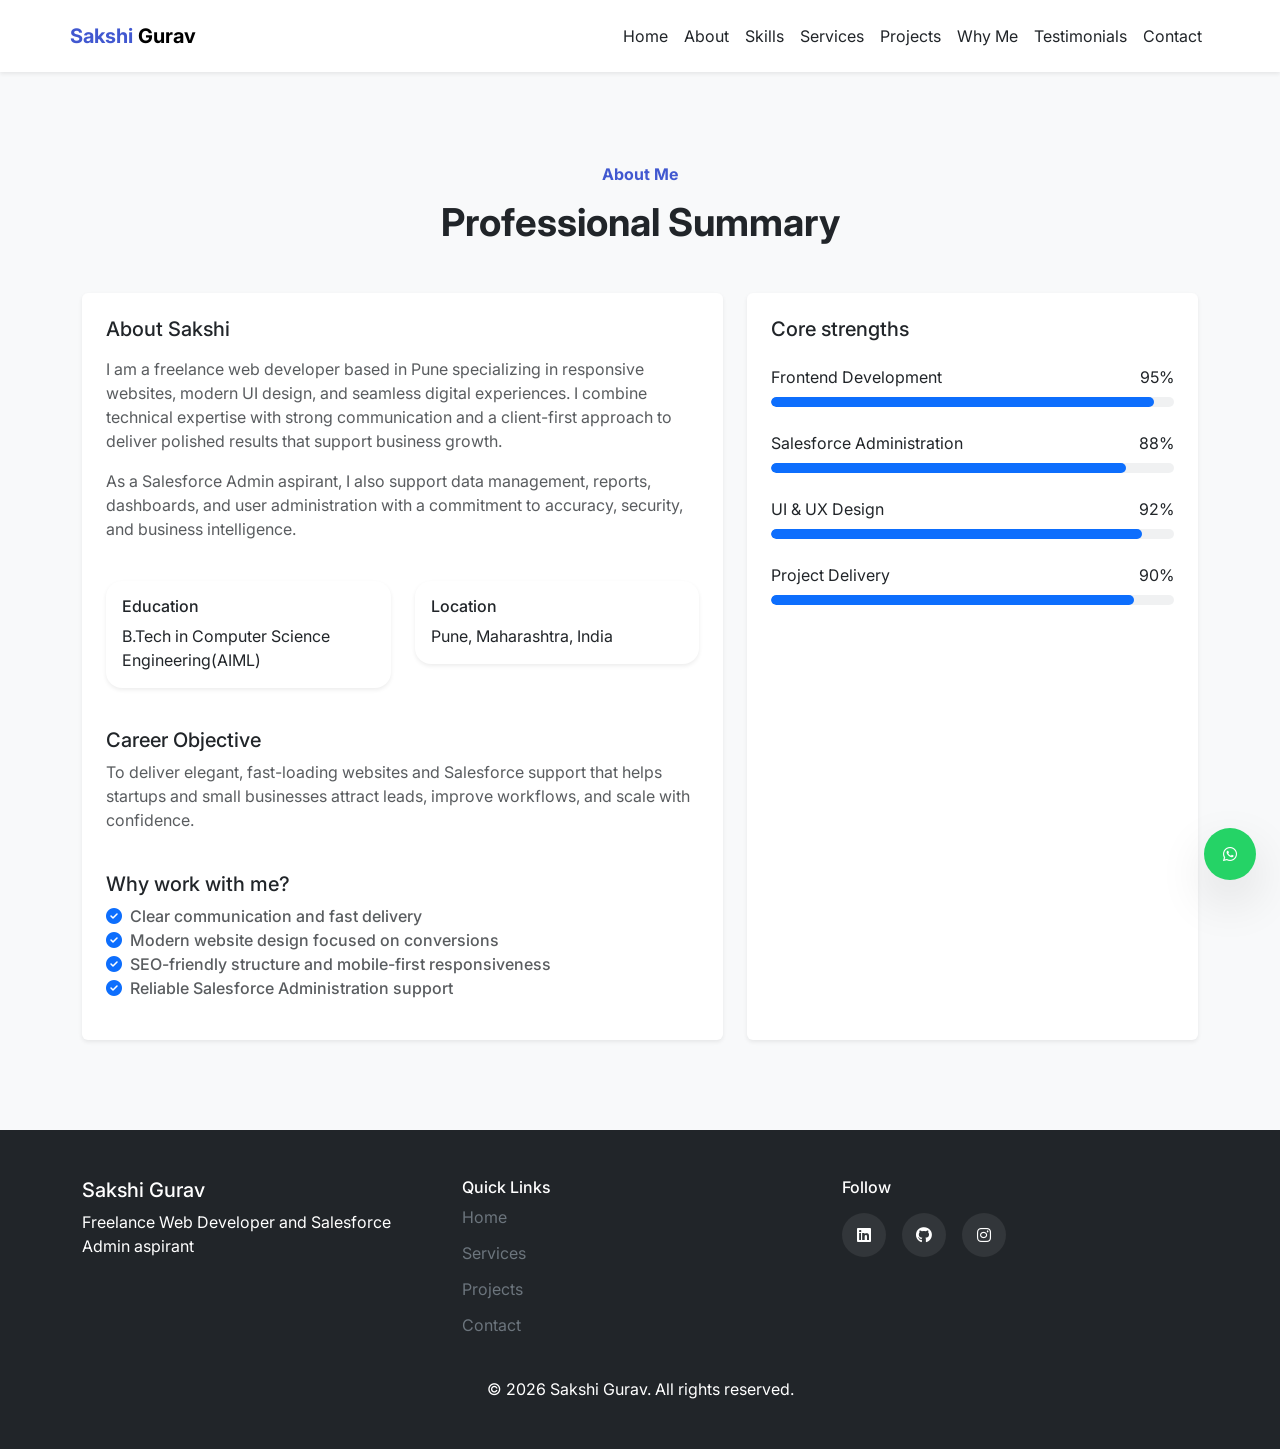
<file: about.html>
<!DOCTYPE html>
<html lang="en">
<head>
  <meta charset="UTF-8">
  <meta name="viewport" content="width=device-width, initial-scale=1.0">
  <title>Sakshi Gurav | About</title>
  <link rel="preconnect" href="https://fonts.googleapis.com">
  <link rel="preconnect" href="https://fonts.gstatic.com" crossorigin>
  <link href="https://fonts.googleapis.com/css2?family=Inter:wght@400;500;600;700;800&display=swap" rel="stylesheet">
  <link href="https://cdnjs.cloudflare.com/ajax/libs/font-awesome/6.5.1/css/all.min.css" rel="stylesheet">
  <link href="https://cdn.jsdelivr.net/npm/bootstrap@5.3.2/dist/css/bootstrap.min.css" rel="stylesheet">
  <link rel="stylesheet" href="css/style.css">
</head>
<body>
  <div id="preloader" class="preloader"><div class="spinner-border text-primary" role="status"><span class="visually-hidden">Loading...</span></div></div>
  <header class="header sticky-top bg-white shadow-sm" id="top">
    <nav class="navbar navbar-expand-lg navbar-light container py-3">
      <a class="navbar-brand fw-bold" href="index.html"><span class="brand-highlight">Sakshi</span> Gurav</a>
      <button class="navbar-toggler" type="button" data-bs-toggle="collapse" data-bs-target="#navbarNav"><span class="navbar-toggler-icon"></span></button>
      <div class="collapse navbar-collapse" id="navbarNav">
        <ul class="navbar-nav ms-auto align-items-center">
          <li class="nav-item"><a class="nav-link" href="index.html">Home</a></li>
          <li class="nav-item"><a class="nav-link active" href="about.html">About</a></li>
          <li class="nav-item"><a class="nav-link" href="skills.html">Skills</a></li>
          <li class="nav-item"><a class="nav-link" href="services.html">Services</a></li>
          <li class="nav-item"><a class="nav-link" href="projects.html">Projects</a></li>
          <li class="nav-item"><a class="nav-link" href="why.html">Why Me</a></li>
          <li class="nav-item"><a class="nav-link" href="testimonials.html">Testimonials</a></li>
          <li class="nav-item"><a class="nav-link" href="contact.html">Contact</a></li>
          
        </ul>
      </div>
    </nav>
  </header>
  <main>
    <section class="section bg-light" id="about">
      <div class="container">
        <div class="section-header text-center mb-5">
          <span class="subtitle">About Me</span>
          <h2 class="section-title">Professional Summary</h2>
        </div>
        <div class="row g-4">
          <div class="col-lg-7">
            <div class="card border-0 shadow-sm p-4">
              <h3 class="h5 mb-3">About Sakshi</h3>
              <p class="text-muted">I am a freelance web developer based in Pune specializing in responsive websites, modern UI design, and seamless digital experiences. I combine technical expertise with strong communication and a client-first approach to deliver polished results that support business growth.</p>
              <p class="text-muted">As a Salesforce Admin aspirant, I also support data management, reports, dashboards, and user administration with a commitment to accuracy, security, and business intelligence.</p>
              <div class="row mt-4">
                <div class="col-md-6"><div class="info-box p-3 rounded-4 bg-white shadow-sm mb-3"><h6 class="mb-2">Education</h6><p class="mb-0">B.Tech in Computer Science Engineering(AIML)</p></div></div>
                <div class="col-md-6"><div class="info-box p-3 rounded-4 bg-white shadow-sm mb-3"><h6 class="mb-2">Location</h6><p class="mb-0">Pune, Maharashtra, India</p></div></div>
              </div>
              <h3 class="h5 mt-4">Career Objective</h3>
              <p class="text-muted">To deliver elegant, fast-loading websites and Salesforce support that helps startups and small businesses attract leads, improve workflows, and scale with confidence.</p>
              <h3 class="h5 mt-4">Why work with me?</h3>
              <ul class="list-unstyled text-muted fw-medium">
                <li><i class="fa-solid fa-circle-check text-primary me-2"></i>Clear communication and fast delivery</li>
                <li><i class="fa-solid fa-circle-check text-primary me-2"></i>Modern website design focused on conversions</li>
                <li><i class="fa-solid fa-circle-check text-primary me-2"></i>SEO-friendly structure and mobile-first responsiveness</li>
                <li><i class="fa-solid fa-circle-check text-primary me-2"></i>Reliable Salesforce Administration support</li>
              </ul>
            </div>
          </div>
          <div class="col-lg-5">
            <div class="card border-0 shadow-sm p-4 h-100">
              <h3 class="h5 mb-4">Core strengths</h3>
              <div class="skill-progress mb-4"><div class="d-flex justify-content-between mb-2"><span>Frontend Development</span><span>95%</span></div><div class="progress rounded-pill bg-secondary bg-opacity-10" style="height: 10px;"><div class="progress-bar rounded-pill bg-primary" style="width: 95%;"></div></div></div>
              <div class="skill-progress mb-4"><div class="d-flex justify-content-between mb-2"><span>Salesforce Administration</span><span>88%</span></div><div class="progress rounded-pill bg-secondary bg-opacity-10" style="height: 10px;"><div class="progress-bar rounded-pill bg-primary" style="width: 88%;"></div></div></div>
              <div class="skill-progress mb-4"><div class="d-flex justify-content-between mb-2"><span>UI & UX Design</span><span>92%</span></div><div class="progress rounded-pill bg-secondary bg-opacity-10" style="height: 10px;"><div class="progress-bar rounded-pill bg-primary" style="width: 92%;"></div></div></div>
              <div class="skill-progress"><div class="d-flex justify-content-between mb-2"><span>Project Delivery</span><span>90%</span></div><div class="progress rounded-pill bg-secondary bg-opacity-10" style="height: 10px;"><div class="progress-bar rounded-pill bg-primary" style="width: 90%;"></div></div></div>
            </div>
          </div>
        </div>
      </div>
    </section>
  </main>
  <a href="#top" id="scrollTop" class="scroll-top"><i class="fa-solid fa-chevron-up"></i></a>
  <a href="https://wa.me/919579465338?text=Hello%20Sakshi%2C%20I%20would%20like%20to%20discuss%20a%20project." target="_blank" class="whatsapp-float" aria-label="Chat on WhatsApp"><i class="fa-brands fa-whatsapp"></i></a>
      <footer class="footer bg-dark text-white py-5">
    <div class="container">
      <div class="row gy-4">
        <div class="col-md-4">
          <h5>Sakshi Gurav</h5>
          <p class="text-White">Freelance Web Developer and Salesforce Admin aspirant</p>
        </div>
        <div class="col-md-4">
          <h6>Quick Links</h6>
          <ul class="list-unstyled footer-links">
            <li><a href="index.html">Home</a></li>
            <li><a href="services.html">Services</a></li>
            <li><a href="projects.html">Projects</a></li>
            <li><a href="contact.html">Contact</a></li>
          </ul>
        </div>
        <div class="col-md-4">
          <h6>Follow</h6>
          <div class="social-links mt-3">
            <a href="https://www.linkedin.com/in/sakshi-gurav" target="_blank"><i class="fa-brands fa-linkedin"></i></a>
            <a href="https://github.com" target="_blank"><i class="fa-brands fa-github"></i></a>
            <a href="https://www.instagram.com" target="_blank"><i class="fa-brands fa-instagram"></i></a>
          </div>
        </div>
      </div>
      <div class="text-center text-white mt-4">&copy; 2026 Sakshi Gurav. All rights reserved.</div>
    </div>
  </footer>
  <script src="https://cdn.jsdelivr.net/npm/bootstrap@5.3.2/dist/js/bootstrap.bundle.min.js"></script>
  <script src="js/script.js"></script>
</body>
</html>
</file>
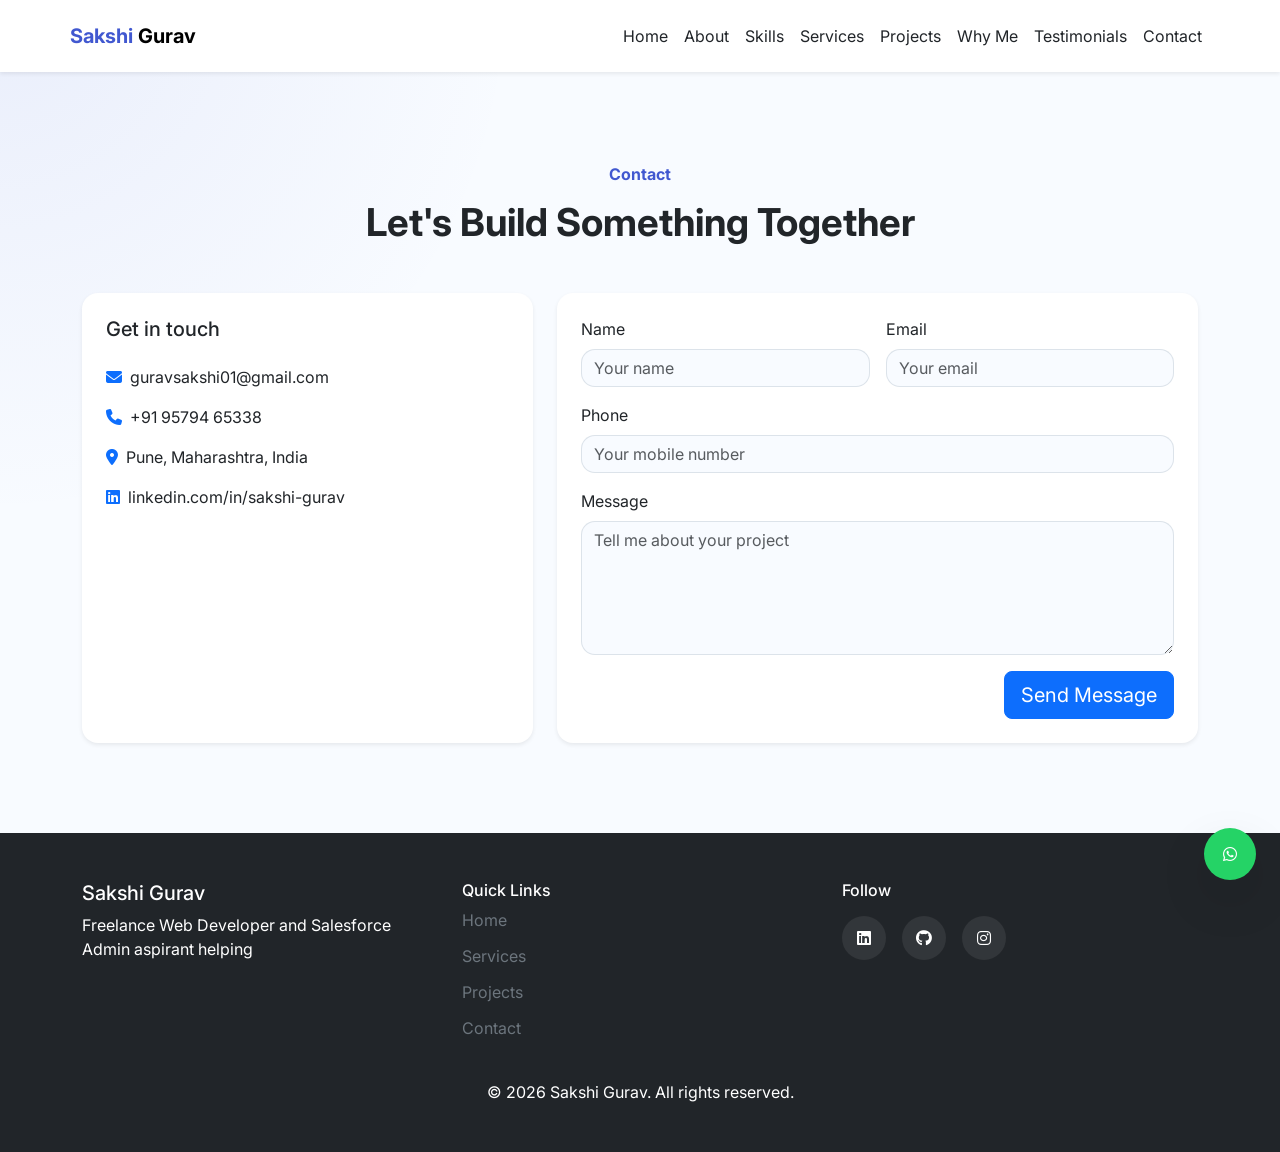
<file: contact.html>
<!DOCTYPE html>
<html lang="en">
<head>
  <meta charset="UTF-8">
  <meta name="viewport" content="width=device-width, initial-scale=1.0">
  <title>Sakshi Gurav | Contact</title>
  <link rel="preconnect" href="https://fonts.googleapis.com">
  <link rel="preconnect" href="https://fonts.gstatic.com" crossorigin>
  <link href="https://fonts.googleapis.com/css2?family=Inter:wght@400;500;600;700;800&display=swap" rel="stylesheet">
  <link href="https://cdnjs.cloudflare.com/ajax/libs/font-awesome/6.5.1/css/all.min.css" rel="stylesheet">
  <link href="https://cdn.jsdelivr.net/npm/bootstrap@5.3.2/dist/css/bootstrap.min.css" rel="stylesheet">
  <link rel="stylesheet" href="css/style.css">
</head>
<body>
  <div id="preloader" class="preloader"><div class="spinner-border text-primary" role="status"><span class="visually-hidden">Loading...</span></div></div>
  <header class="header sticky-top bg-white shadow-sm" id="top"><nav class="navbar navbar-expand-lg navbar-light container py-3"><a class="navbar-brand fw-bold" href="index.html"><span class="brand-highlight">Sakshi</span> Gurav</a><button class="navbar-toggler" type="button" data-bs-toggle="collapse" data-bs-target="#navbarNav"><span class="navbar-toggler-icon"></span></button><div class="collapse navbar-collapse" id="navbarNav"><ul class="navbar-nav ms-auto align-items-center"><li class="nav-item"><a class="nav-link" href="index.html">Home</a></li><li class="nav-item"><a class="nav-link" href="about.html">About</a></li><li class="nav-item"><a class="nav-link" href="skills.html">Skills</a></li><li class="nav-item"><a class="nav-link" href="services.html">Services</a></li><li class="nav-item"><a class="nav-link" href="projects.html">Projects</a></li><li class="nav-item"><a class="nav-link" href="why.html">Why Me</a></li><li class="nav-item"><a class="nav-link" href="testimonials.html">Testimonials</a></li><li class="nav-item"><a class="nav-link active" href="contact.html">Contact</a></li></ul></div></nav></header>
  <main>
    <section class="section" id="contact">
      <div class="container">
        <div class="section-header text-center mb-5"><span class="subtitle">Contact</span><h2 class="section-title">Let's Build Something Together</h2></div>
        <div class="row g-4">
          <div class="col-lg-5">
            <div class="contact-info p-4 rounded-4 shadow-sm h-100">
              <h5 class="mb-4">Get in touch</h5>
              <p><i class="fa-solid fa-envelope me-2 text-primary"></i><a href="mailto:guravsakshi01@gmail.com">guravsakshi01@gmail.com</a></p>
              <p><i class="fa-solid fa-phone me-2 text-primary"></i><a href="tel:+919579465338">+91 95794 65338</a></p>
              <p><i class="fa-solid fa-location-dot me-2 text-primary"></i>Pune, Maharashtra, India</p>
              <p><i class="fa-brands fa-linkedin me-2 text-primary"></i><a href="https://www.linkedin.com/in/sakshi-gurav" target="_blank">linkedin.com/in/sakshi-gurav</a></p>
            </div>
          </div>
          <div class="col-lg-7">
            <form id="contactForm" class="contact-form p-4 rounded-4 shadow-sm bg-white">
              <div class="row g-3">
                <div class="col-md-6"><label for="name" class="form-label">Name</label><input type="text" id="name" class="form-control" placeholder="Your name" required><div class="invalid-feedback">Please enter your name.</div></div>
                <div class="col-md-6"><label for="email" class="form-label">Email</label><input type="email" id="email" class="form-control" placeholder="Your email" required><div class="invalid-feedback">Please enter a valid email address.</div></div>
                <div class="col-12"><label for="phone" class="form-label">Phone</label><input type="tel" id="phone" class="form-control" placeholder="Your mobile number" required><div class="invalid-feedback">Enter a valid 10-digit mobile number.</div></div>
                <div class="col-12"><label for="message" class="form-label">Message</label><textarea id="message" class="form-control" rows="5" placeholder="Tell me about your project" required></textarea><div class="invalid-feedback">Please write a brief message.</div></div>
                <div class="col-12 text-end"><button type="submit" class="btn btn-primary btn-lg">Send Message</button></div>
              </div>
              <div id="formAlert" class="mt-4 text-success d-none">Thank you! Your message has been received.</div>
            </form>
          </div>
        </div>
      </div>
    </section>
  </main>
  <a href="#top" id="scrollTop" class="scroll-top"><i class="fa-solid fa-chevron-up"></i></a>
  <a href="https://wa.me/919579465338?text=Hello%20Sakshi%2C%20I%20would%20like%20to%20discuss%20a%20project." target="_blank" class="whatsapp-float" aria-label="Chat on WhatsApp"><i class="fa-brands fa-whatsapp"></i></a>
      <footer class="footer bg-dark text-white py-5">
    <div class="container">
      <div class="row gy-4">
        <div class="col-md-4">
          <h5>Sakshi Gurav</h5>
          <p class="text-White">Freelance Web Developer and Salesforce Admin aspirant helping</p>
        </div>
        <div class="col-md-4">
          <h6>Quick Links</h6>
          <ul class="list-unstyled footer-links">
            <li><a href="index.html">Home</a></li>
            <li><a href="services.html">Services</a></li>
            <li><a href="projects.html">Projects</a></li>
            <li><a href="contact.html">Contact</a></li>
          </ul>
        </div>
        <div class="col-md-4">
          <h6>Follow</h6>
          <div class="social-links mt-3">
            <a href="https://www.linkedin.com/in/sakshi-gurav" target="_blank"><i class="fa-brands fa-linkedin"></i></a>
            <a href="https://github.com" target="_blank"><i class="fa-brands fa-github"></i></a>
            <a href="https://www.instagram.com" target="_blank"><i class="fa-brands fa-instagram"></i></a>
          </div>
        </div>
      </div>
      <div class="text-center text-white mt-4">&copy; 2026 Sakshi Gurav. All rights reserved.</div>
    </div>
  </footer>
  <script src="https://cdn.jsdelivr.net/npm/bootstrap@5.3.2/dist/js/bootstrap.bundle.min.js"></script>
  <script src="js/script.js"></script>
</body>
</html>
</file>
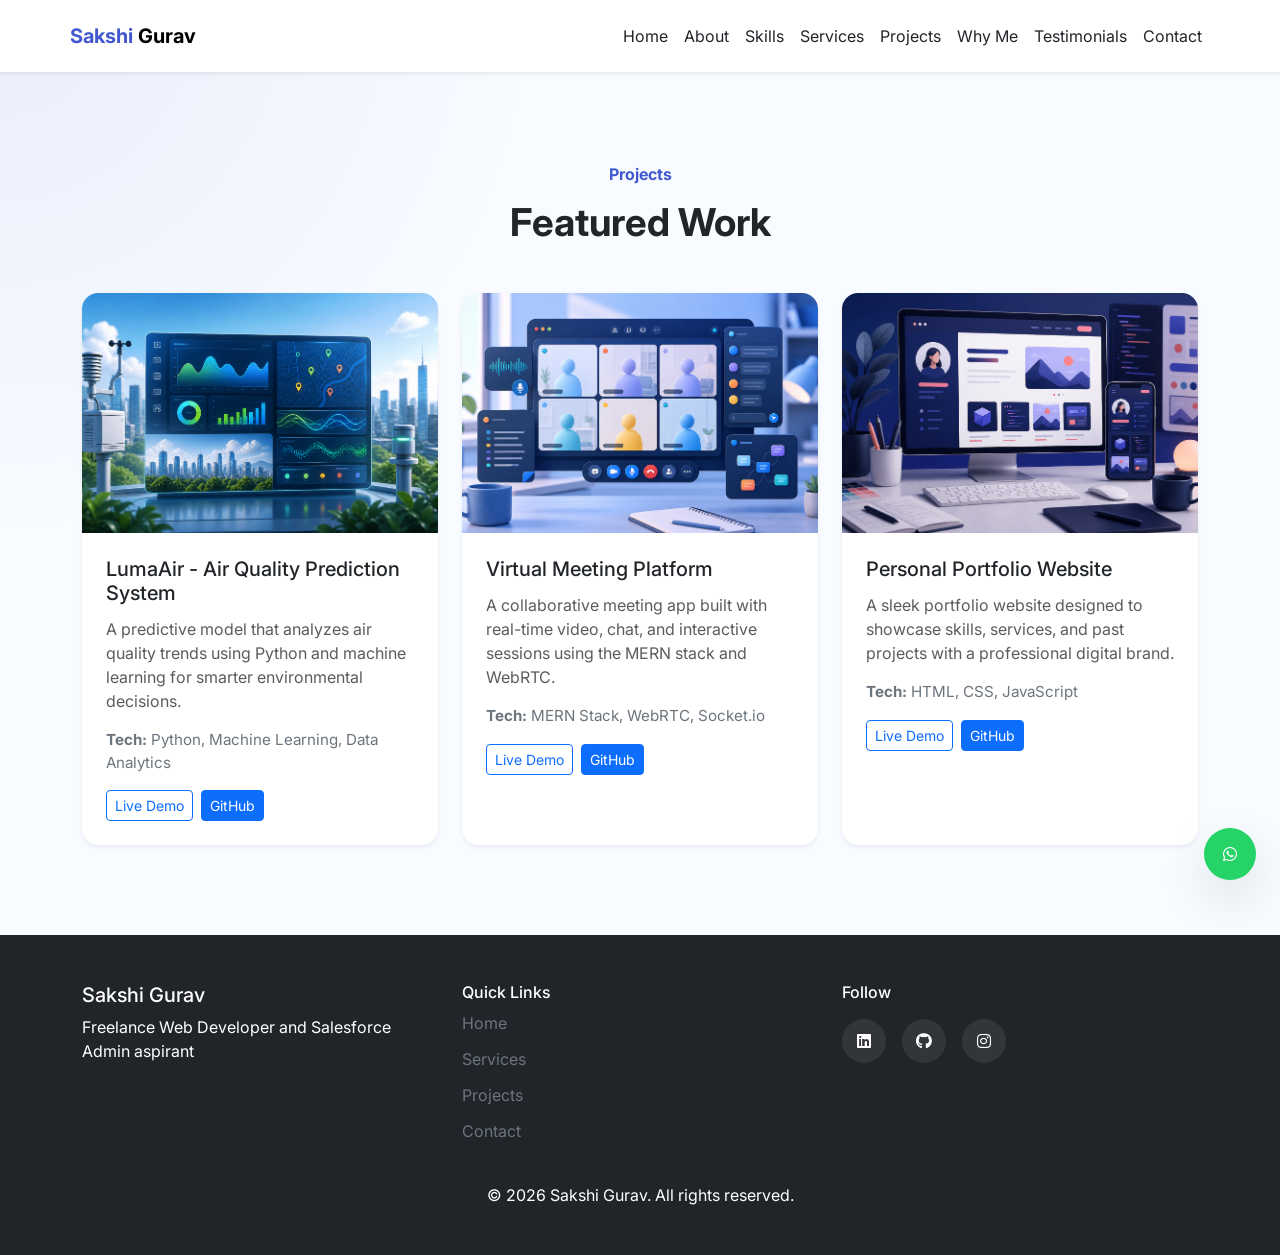
<file: projects.html>
<!DOCTYPE html>
<html lang="en">
<head>
  <meta charset="UTF-8">
  <meta name="viewport" content="width=device-width, initial-scale=1.0">
  <title>Sakshi Gurav | Projects</title>
  <link rel="preconnect" href="https://fonts.googleapis.com">
  <link rel="preconnect" href="https://fonts.gstatic.com" crossorigin>
  <link href="https://fonts.googleapis.com/css2?family=Inter:wght@400;500;600;700;800&display=swap" rel="stylesheet">
  <link href="https://cdnjs.cloudflare.com/ajax/libs/font-awesome/6.5.1/css/all.min.css" rel="stylesheet">
  <link href="https://cdn.jsdelivr.net/npm/bootstrap@5.3.2/dist/css/bootstrap.min.css" rel="stylesheet">
  <link rel="stylesheet" href="css/style.css">
</head>
<body>
  <div id="preloader" class="preloader"><div class="spinner-border text-primary" role="status"><span class="visually-hidden">Loading...</span></div></div>
  <header class="header sticky-top bg-white shadow-sm" id="top"><nav class="navbar navbar-expand-lg navbar-light container py-3"><a class="navbar-brand fw-bold" href="index.html"><span class="brand-highlight">Sakshi</span> Gurav</a><button class="navbar-toggler" type="button" data-bs-toggle="collapse" data-bs-target="#navbarNav"><span class="navbar-toggler-icon"></span></button><div class="collapse navbar-collapse" id="navbarNav"><ul class="navbar-nav ms-auto align-items-center"><li class="nav-item"><a class="nav-link" href="index.html">Home</a></li><li class="nav-item"><a class="nav-link" href="about.html">About</a></li><li class="nav-item"><a class="nav-link" href="skills.html">Skills</a></li><li class="nav-item"><a class="nav-link" href="services.html">Services</a></li><li class="nav-item"><a class="nav-link active" href="projects.html">Projects</a></li><li class="nav-item"><a class="nav-link" href="why.html">Why Me</a></li><li class="nav-item"><a class="nav-link" href="testimonials.html">Testimonials</a></li><li class="nav-item"><a class="nav-link" href="contact.html">Contact</a></li></ul></div></nav></header>
  <main>
    <section class="section" id="projects">
      <div class="container">
        <div class="section-header text-center mb-5"><span class="subtitle">Projects</span><h2 class="section-title">Featured Work</h2></div>
        <div class="row g-4">
          <div class="col-md-6 col-lg-4"><div class="project-card rounded-4 shadow-sm overflow-hidden h-100"><img src="assets/projects/lumaair-ai.png" alt="AI image for LumaAir air quality prediction project" class="img-fluid"><div class="p-4"><h5>LumaAir - Air Quality Prediction System</h5><p class="text-muted">A predictive model that analyzes air quality trends using Python and machine learning for smarter environmental decisions.</p><p class="tech-list"><strong>Tech:</strong> Python, Machine Learning, Data Analytics</p><div class="d-flex gap-2 flex-wrap mt-3"><a href="#" class="btn btn-outline-primary btn-sm">Live Demo</a><a href="#" class="btn btn-primary btn-sm">GitHub</a></div></div></div></div>
          <div class="col-md-6 col-lg-4"><div class="project-card rounded-4 shadow-sm overflow-hidden h-100"><img src="assets/projects/virtual-meeting-ai.png" alt="AI image for virtual meeting platform project" class="img-fluid"><div class="p-4"><h5>Virtual Meeting Platform</h5><p class="text-muted">A collaborative meeting app built with real-time video, chat, and interactive sessions using the MERN stack and WebRTC.</p><p class="tech-list"><strong>Tech:</strong> MERN Stack, WebRTC, Socket.io</p><div class="d-flex gap-2 flex-wrap mt-3"><a href="#" class="btn btn-outline-primary btn-sm">Live Demo</a><a href="#" class="btn btn-primary btn-sm">GitHub</a></div></div></div></div>
          <div class="col-md-6 col-lg-4"><div class="project-card rounded-4 shadow-sm overflow-hidden h-100"><img src="assets/projects/portfolio-website-ai.png" alt="AI image for personal portfolio website project" class="img-fluid"><div class="p-4"><h5>Personal Portfolio Website</h5><p class="text-muted">A sleek portfolio website designed to showcase skills, services, and past projects with a professional digital brand.</p><p class="tech-list"><strong>Tech:</strong> HTML, CSS, JavaScript</p><div class="d-flex gap-2 flex-wrap mt-3"><a href="#" class="btn btn-outline-primary btn-sm">Live Demo</a><a href="#" class="btn btn-primary btn-sm">GitHub</a></div></div></div></div>
        </div>
      </div>
    </section>
  </main>
  <a href="#top" id="scrollTop" class="scroll-top"><i class="fa-solid fa-chevron-up"></i></a>
  <a href="https://wa.me/919579465338?text=Hello%20Sakshi%2C%20I%20would%20like%20to%20discuss%20a%20project." target="_blank" class="whatsapp-float" aria-label="Chat on WhatsApp"><i class="fa-brands fa-whatsapp"></i></a>
      <footer class="footer bg-dark text-white py-5">
    <div class="container">
      <div class="row gy-4">
        <div class="col-md-4">
          <h5>Sakshi Gurav</h5>
          <p class="text-White">Freelance Web Developer and Salesforce Admin aspirant </p>
        </div>
        <div class="col-md-4">
          <h6>Quick Links</h6>
          <ul class="list-unstyled footer-links">
            <li><a href="index.html">Home</a></li>
            <li><a href="services.html">Services</a></li>
            <li><a href="projects.html">Projects</a></li>
            <li><a href="contact.html">Contact</a></li>
          </ul>
        </div>
        <div class="col-md-4">
          <h6>Follow</h6>
          <div class="social-links mt-3">
            <a href="https://www.linkedin.com/in/sakshi-gurav" target="_blank"><i class="fa-brands fa-linkedin"></i></a>
            <a href="https://github.com" target="_blank"><i class="fa-brands fa-github"></i></a>
            <a href="https://www.instagram.com" target="_blank"><i class="fa-brands fa-instagram"></i></a>
          </div>
        </div>
      </div>
      <div class="text-center text-white mt-4">&copy; 2026 Sakshi Gurav. All rights reserved.</div>
    </div>
  </footer>
  <script src="https://cdn.jsdelivr.net/npm/bootstrap@5.3.2/dist/js/bootstrap.bundle.min.js"></script>
  <script src="js/script.js"></script>
</body>
</html>
</file>
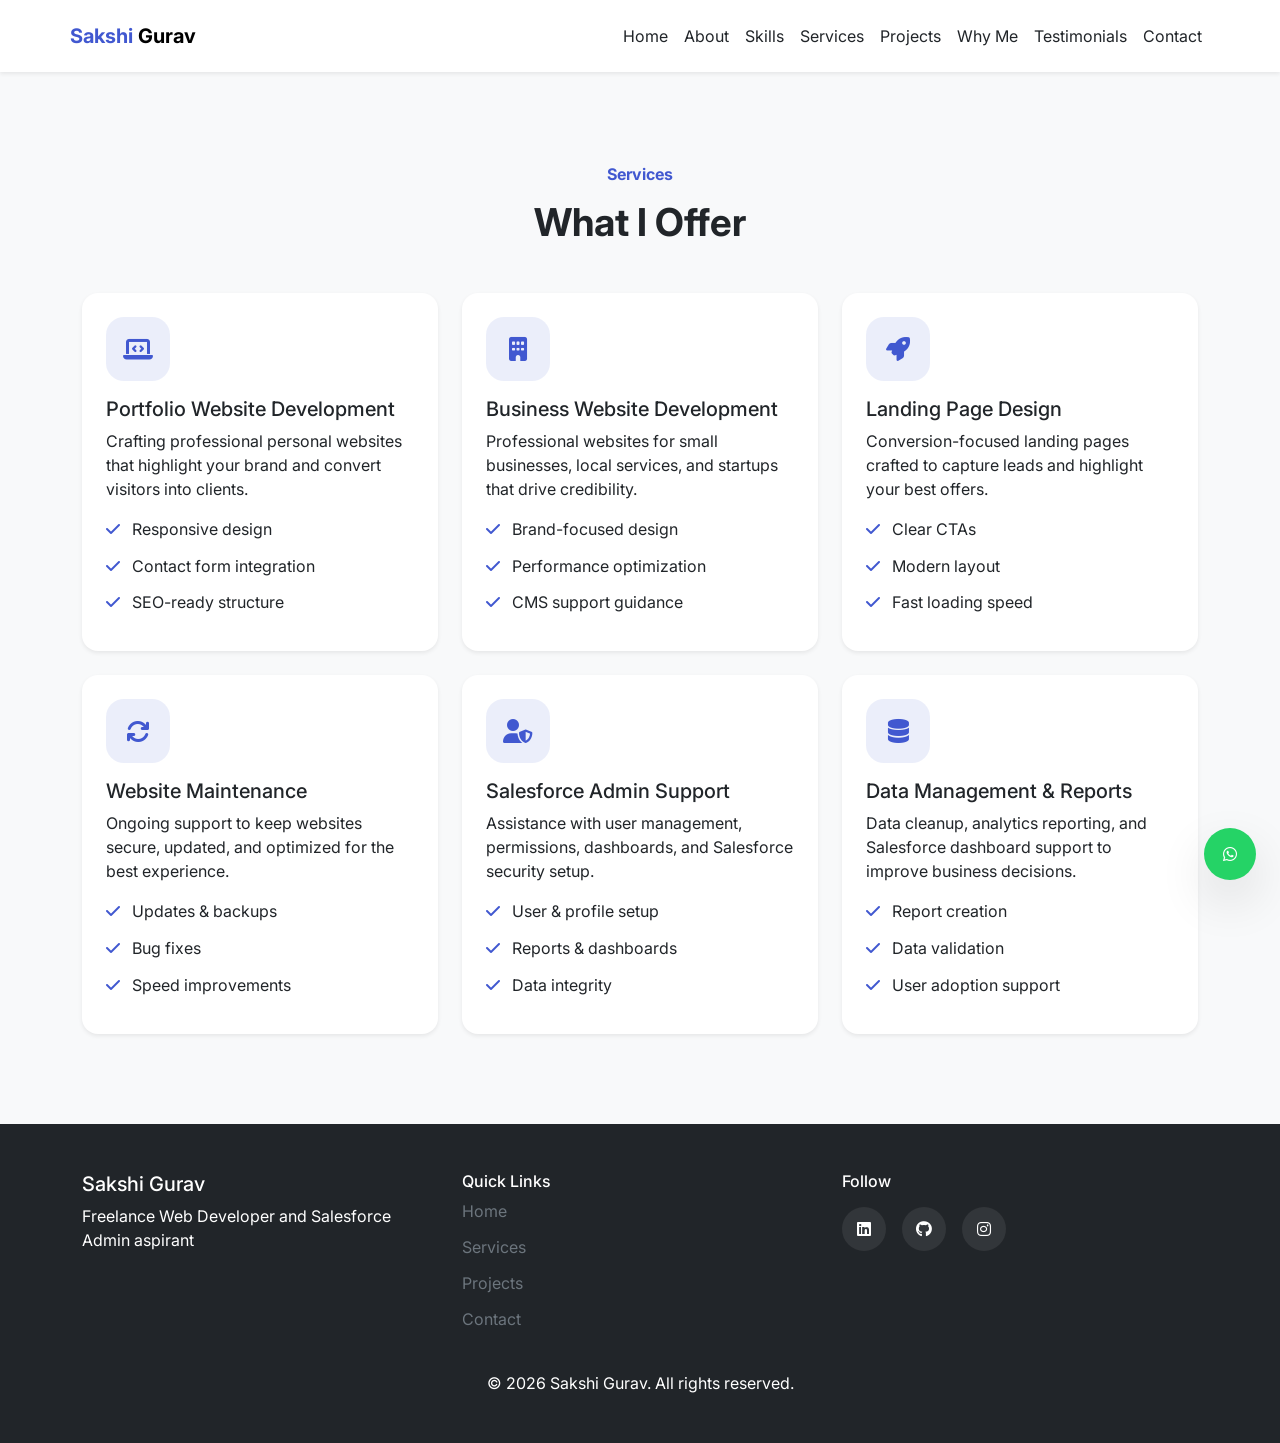
<file: services.html>
<!DOCTYPE html>
<html lang="en">
<head>
  <meta charset="UTF-8">
  <meta name="viewport" content="width=device-width, initial-scale=1.0">
  <title>Sakshi Gurav | Services</title>
  <link rel="preconnect" href="https://fonts.googleapis.com">
  <link rel="preconnect" href="https://fonts.gstatic.com" crossorigin>
  <link href="https://fonts.googleapis.com/css2?family=Inter:wght@400;500;600;700;800&display=swap" rel="stylesheet">
  <link href="https://cdnjs.cloudflare.com/ajax/libs/font-awesome/6.5.1/css/all.min.css" rel="stylesheet">
  <link href="https://cdn.jsdelivr.net/npm/bootstrap@5.3.2/dist/css/bootstrap.min.css" rel="stylesheet">
  <link rel="stylesheet" href="css/style.css">
</head>
<body>
  <div id="preloader" class="preloader"><div class="spinner-border text-primary" role="status"><span class="visually-hidden">Loading...</span></div></div>
  <header class="header sticky-top bg-white shadow-sm" id="top"><nav class="navbar navbar-expand-lg navbar-light container py-3"><a class="navbar-brand fw-bold" href="index.html"><span class="brand-highlight">Sakshi</span> Gurav</a><button class="navbar-toggler" type="button" data-bs-toggle="collapse" data-bs-target="#navbarNav"><span class="navbar-toggler-icon"></span></button><div class="collapse navbar-collapse" id="navbarNav"><ul class="navbar-nav ms-auto align-items-center"><li class="nav-item"><a class="nav-link" href="index.html">Home</a></li><li class="nav-item"><a class="nav-link" href="about.html">About</a></li><li class="nav-item"><a class="nav-link" href="skills.html">Skills</a></li><li class="nav-item"><a class="nav-link active" href="services.html">Services</a></li><li class="nav-item"><a class="nav-link" href="projects.html">Projects</a></li><li class="nav-item"><a class="nav-link" href="why.html">Why Me</a></li><li class="nav-item"><a class="nav-link" href="testimonials.html">Testimonials</a></li><li class="nav-item"><a class="nav-link" href="contact.html">Contact</a></li></ul></div></nav></header>
  <main>
    <section class="section bg-light" id="services">
      <div class="container">
        <div class="section-header text-center mb-5"><span class="subtitle">Services</span><h2 class="section-title">What I Offer</h2></div>
        <div class="row g-4">
          <div class="col-md-6 col-lg-4"><article class="service-card p-4 rounded-4 shadow-sm h-100"><div class="service-icon mb-3"><i class="fa-solid fa-laptop-code"></i></div><h5>Portfolio Website Development</h5><p>Crafting professional personal websites that highlight your brand and convert visitors into clients.</p><ul class="service-list"><li>Responsive design</li><li>Contact form integration</li><li>SEO-ready structure</li></ul></article></div>
          <div class="col-md-6 col-lg-4"><article class="service-card p-4 rounded-4 shadow-sm h-100"><div class="service-icon mb-3"><i class="fa-solid fa-building"></i></div><h5>Business Website Development</h5><p>Professional websites for small businesses, local services, and startups that drive credibility.</p><ul class="service-list"><li>Brand-focused design</li><li>Performance optimization</li><li>CMS support guidance</li></ul></article></div>
          <div class="col-md-6 col-lg-4"><article class="service-card p-4 rounded-4 shadow-sm h-100"><div class="service-icon mb-3"><i class="fa-solid fa-rocket"></i></div><h5>Landing Page Design</h5><p>Conversion-focused landing pages crafted to capture leads and highlight your best offers.</p><ul class="service-list"><li>Clear CTAs</li><li>Modern layout</li><li>Fast loading speed</li></ul></article></div>
          <div class="col-md-6 col-lg-4"><article class="service-card p-4 rounded-4 shadow-sm h-100"><div class="service-icon mb-3"><i class="fa-solid fa-arrows-rotate"></i></div><h5>Website Maintenance</h5><p>Ongoing support to keep websites secure, updated, and optimized for the best experience.</p><ul class="service-list"><li>Updates & backups</li><li>Bug fixes</li><li>Speed improvements</li></ul></article></div>
          <div class="col-md-6 col-lg-4"><article class="service-card p-4 rounded-4 shadow-sm h-100"><div class="service-icon mb-3"><i class="fa-solid fa-user-shield"></i></div><h5>Salesforce Admin Support</h5><p>Assistance with user management, permissions, dashboards, and Salesforce security setup.</p><ul class="service-list"><li>User & profile setup</li><li>Reports & dashboards</li><li>Data integrity</li></ul></article></div>
          <div class="col-md-6 col-lg-4"><article class="service-card p-4 rounded-4 shadow-sm h-100"><div class="service-icon mb-3"><i class="fa-solid fa-database"></i></div><h5>Data Management & Reports</h5><p>Data cleanup, analytics reporting, and Salesforce dashboard support to improve business decisions.</p><ul class="service-list"><li>Report creation</li><li>Data validation</li><li>User adoption support</li></ul></article></div>
        </div>
      </div>
    </section>
  </main>
  <a href="#top" id="scrollTop" class="scroll-top"><i class="fa-solid fa-chevron-up"></i></a>
  <a href="https://wa.me/919579465338?text=Hello%20Sakshi%2C%20I%20would%20like%20to%20discuss%20a%20project." target="_blank" class="whatsapp-float" aria-label="Chat on WhatsApp"><i class="fa-brands fa-whatsapp"></i></a>
      <footer class="footer bg-dark text-white py-5">
    <div class="container">
      <div class="row gy-4">
        <div class="col-md-4">
          <h5>Sakshi Gurav</h5>
          <p class="text-White">Freelance Web Developer and Salesforce Admin aspirant </p>
        </div>
        <div class="col-md-4">
          <h6>Quick Links</h6>
          <ul class="list-unstyled footer-links">
            <li><a href="index.html">Home</a></li>
            <li><a href="services.html">Services</a></li>
            <li><a href="projects.html">Projects</a></li>
            <li><a href="contact.html">Contact</a></li>
          </ul>
        </div>
        <div class="col-md-4">
          <h6>Follow</h6>
          <div class="social-links mt-3">
            <a href="https://www.linkedin.com/in/sakshi-gurav" target="_blank"><i class="fa-brands fa-linkedin"></i></a>
            <a href="https://github.com" target="_blank"><i class="fa-brands fa-github"></i></a>
            <a href="https://www.instagram.com" target="_blank"><i class="fa-brands fa-instagram"></i></a>
          </div>
        </div>
      </div>
      <div class="text-center text-white mt-4">&copy; 2026 Sakshi Gurav. All rights reserved.</div>
    </div>
  </footer>
  <script src="https://cdn.jsdelivr.net/npm/bootstrap@5.3.2/dist/js/bootstrap.bundle.min.js"></script>
  <script src="js/script.js"></script>
</body>
</html>
</file>
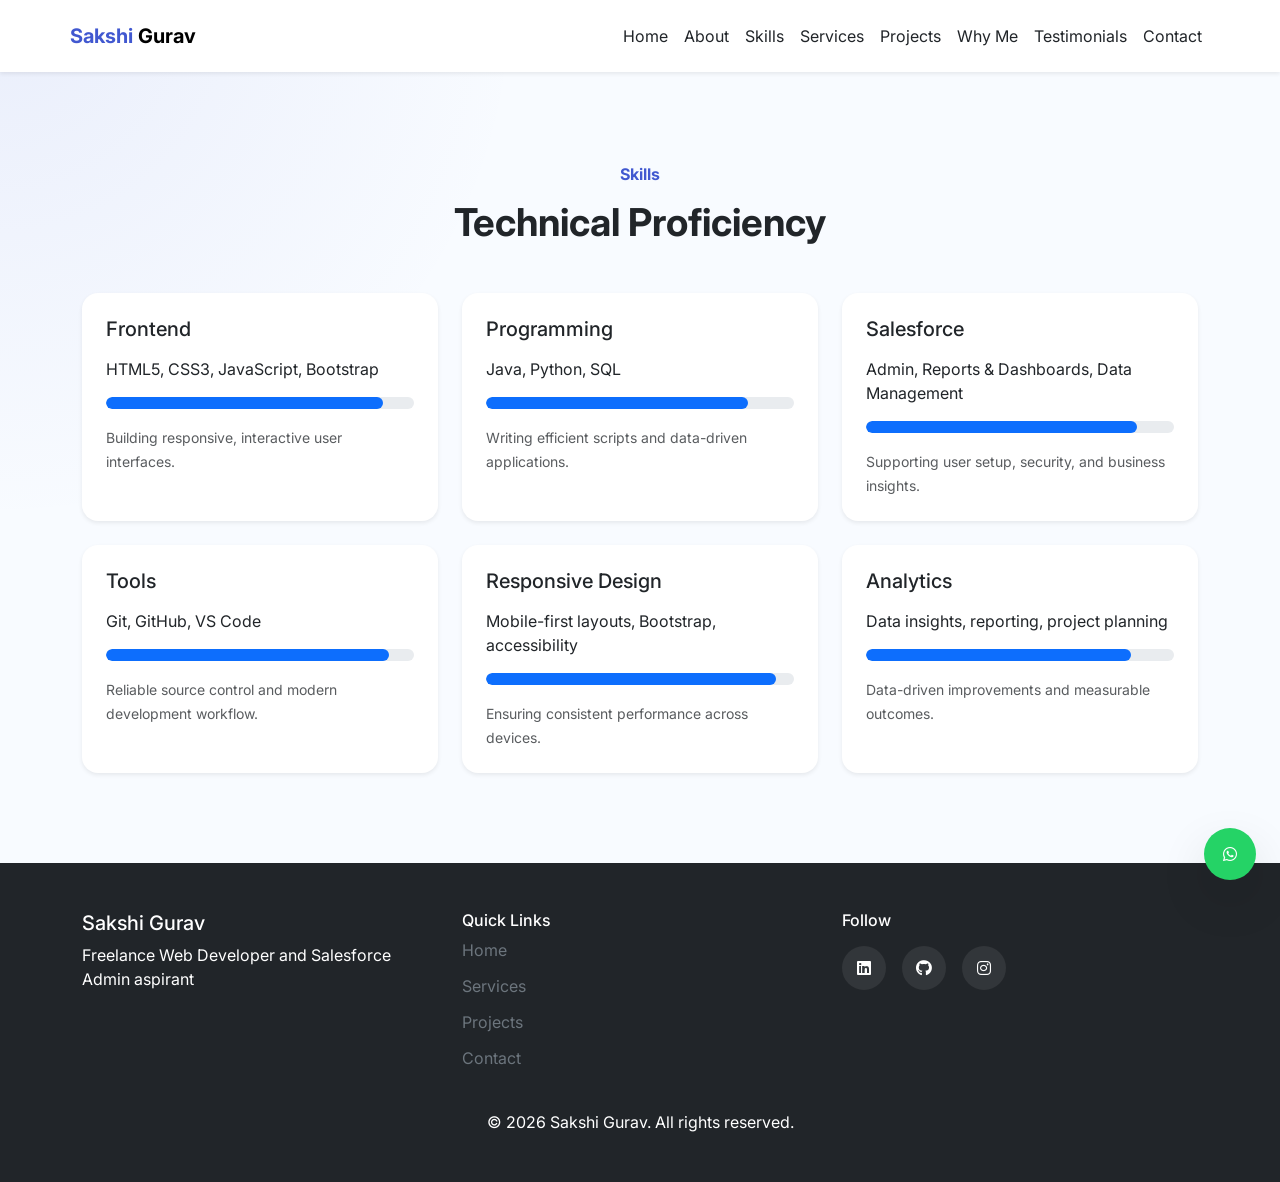
<file: skills.html>
<!DOCTYPE html>
<html lang="en">
<head>
  <meta charset="UTF-8">
  <meta name="viewport" content="width=device-width, initial-scale=1.0">
  <title>Sakshi Gurav | Skills</title>
  <link rel="preconnect" href="https://fonts.googleapis.com">
  <link rel="preconnect" href="https://fonts.gstatic.com" crossorigin>
  <link href="https://fonts.googleapis.com/css2?family=Inter:wght@400;500;600;700;800&display=swap" rel="stylesheet">
  <link href="https://cdnjs.cloudflare.com/ajax/libs/font-awesome/6.5.1/css/all.min.css" rel="stylesheet">
  <link href="https://cdn.jsdelivr.net/npm/bootstrap@5.3.2/dist/css/bootstrap.min.css" rel="stylesheet">
  <link rel="stylesheet" href="css/style.css">
</head>
<body>
  <div id="preloader" class="preloader"><div class="spinner-border text-primary" role="status"><span class="visually-hidden">Loading...</span></div></div>
  <header class="header sticky-top bg-white shadow-sm" id="top">
    <nav class="navbar navbar-expand-lg navbar-light container py-3">
      <a class="navbar-brand fw-bold" href="index.html"><span class="brand-highlight">Sakshi</span> Gurav</a>
      <button class="navbar-toggler" type="button" data-bs-toggle="collapse" data-bs-target="#navbarNav"><span class="navbar-toggler-icon"></span></button>
      <div class="collapse navbar-collapse" id="navbarNav">
        <ul class="navbar-nav ms-auto align-items-center">
          <li class="nav-item"><a class="nav-link" href="index.html">Home</a></li>
          <li class="nav-item"><a class="nav-link" href="about.html">About</a></li>
          <li class="nav-item"><a class="nav-link active" href="skills.html">Skills</a></li>
          <li class="nav-item"><a class="nav-link" href="services.html">Services</a></li>
          <li class="nav-item"><a class="nav-link" href="projects.html">Projects</a></li>
          <li class="nav-item"><a class="nav-link" href="why.html">Why Me</a></li>
          <li class="nav-item"><a class="nav-link" href="testimonials.html">Testimonials</a></li>
          <li class="nav-item"><a class="nav-link" href="contact.html">Contact</a></li>
          
        </ul>
      </div>
    </nav>
  </header>
  <main>
    <section class="section" id="skills">
      <div class="container">
        <div class="section-header text-center mb-5">
          <span class="subtitle">Skills</span>
          <h2 class="section-title">Technical Proficiency</h2>
        </div>
        <div class="row g-4">
          <div class="col-md-6 col-lg-4"><div class="skill-card p-4 rounded-4 shadow-sm h-100"><h5 class="mb-3">Frontend</h5><p class="mb-3">HTML5, CSS3, JavaScript, Bootstrap</p><div class="progress mb-3" style="height: 12px;"><div class="progress-bar bg-primary rounded-pill" style="width: 90%;"></div></div><small class="text-muted">Building responsive, interactive user interfaces.</small></div></div>
          <div class="col-md-6 col-lg-4"><div class="skill-card p-4 rounded-4 shadow-sm h-100"><h5 class="mb-3">Programming</h5><p class="mb-3">Java, Python, SQL</p><div class="progress mb-3" style="height: 12px;"><div class="progress-bar bg-primary rounded-pill" style="width: 85%;"></div></div><small class="text-muted">Writing efficient scripts and data-driven applications.</small></div></div>
          <div class="col-md-6 col-lg-4"><div class="skill-card p-4 rounded-4 shadow-sm h-100"><h5 class="mb-3">Salesforce</h5><p class="mb-3">Admin, Reports & Dashboards, Data Management</p><div class="progress mb-3" style="height: 12px;"><div class="progress-bar bg-primary rounded-pill" style="width: 88%;"></div></div><small class="text-muted">Supporting user setup, security, and business insights.</small></div></div>
          <div class="col-md-6 col-lg-4"><div class="skill-card p-4 rounded-4 shadow-sm h-100"><h5 class="mb-3">Tools</h5><p class="mb-3">Git, GitHub, VS Code</p><div class="progress mb-3" style="height: 12px;"><div class="progress-bar bg-primary rounded-pill" style="width: 92%;"></div></div><small class="text-muted">Reliable source control and modern development workflow.</small></div></div>
          <div class="col-md-6 col-lg-4"><div class="skill-card p-4 rounded-4 shadow-sm h-100"><h5 class="mb-3">Responsive Design</h5><p class="mb-3">Mobile-first layouts, Bootstrap, accessibility</p><div class="progress mb-3" style="height: 12px;"><div class="progress-bar bg-primary rounded-pill" style="width: 94%;"></div></div><small class="text-muted">Ensuring consistent performance across devices.</small></div></div>
          <div class="col-md-6 col-lg-4"><div class="skill-card p-4 rounded-4 shadow-sm h-100"><h5 class="mb-3">Analytics</h5><p class="mb-3">Data insights, reporting, project planning</p><div class="progress mb-3" style="height: 12px;"><div class="progress-bar bg-primary rounded-pill" style="width: 86%;"></div></div><small class="text-muted">Data-driven improvements and measurable outcomes.</small></div></div>
        </div>
      </div>
    </section>
  </main>
  <a href="#top" id="scrollTop" class="scroll-top"><i class="fa-solid fa-chevron-up"></i></a>
  <a href="https://wa.me/919579465338?text=Hello%20Sakshi%2C%20I%20would%20like%20to%20discuss%20a%20project." target="_blank" class="whatsapp-float" aria-label="Chat on WhatsApp"><i class="fa-brands fa-whatsapp"></i></a>
      <footer class="footer bg-dark text-white py-5">
    <div class="container">
      <div class="row gy-4">
        <div class="col-md-4">
          <h5>Sakshi Gurav</h5>
          <p class="text-White">Freelance Web Developer and Salesforce Admin aspirant </p>
        </div>
        <div class="col-md-4">
          <h6>Quick Links</h6>
          <ul class="list-unstyled footer-links">
            <li><a href="index.html">Home</a></li>
            <li><a href="services.html">Services</a></li>
            <li><a href="projects.html">Projects</a></li>
            <li><a href="contact.html">Contact</a></li>
          </ul>
        </div>
        <div class="col-md-4">
          <h6>Follow</h6>
          <div class="social-links mt-3">
            <a href="https://www.linkedin.com/in/sakshi-gurav" target="_blank"><i class="fa-brands fa-linkedin"></i></a>
            <a href="https://github.com" target="_blank"><i class="fa-brands fa-github"></i></a>
            <a href="https://www.instagram.com" target="_blank"><i class="fa-brands fa-instagram"></i></a>
          </div>
        </div>
      </div>
      <div class="text-center text-white mt-4">&copy; 2026 Sakshi Gurav. All rights reserved.</div>
    </div>
  </footer>
  <script src="https://cdn.jsdelivr.net/npm/bootstrap@5.3.2/dist/js/bootstrap.bundle.min.js"></script>
  <script src="js/script.js"></script>
</body>
</html>
</file>
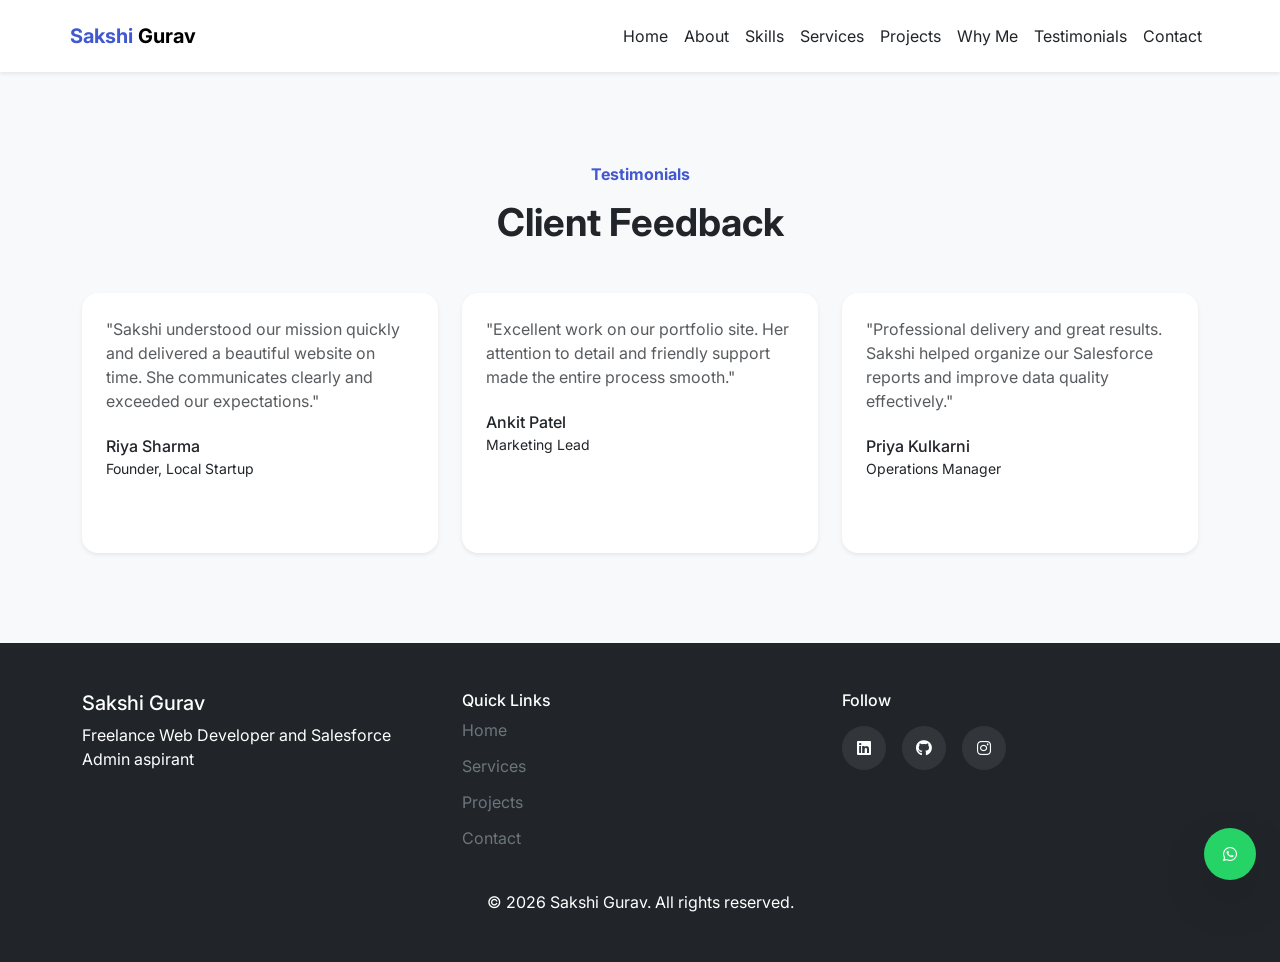
<file: testimonials.html>
<!DOCTYPE html>
<html lang="en">
<head>
  <meta charset="UTF-8">
  <meta name="viewport" content="width=device-width, initial-scale=1.0">
  <title>Sakshi Gurav | Testimonials</title>
  <link rel="preconnect" href="https://fonts.googleapis.com">
  <link rel="preconnect" href="https://fonts.gstatic.com" crossorigin>
  <link href="https://fonts.googleapis.com/css2?family=Inter:wght@400;500;600;700;800&display=swap" rel="stylesheet">
  <link href="https://cdnjs.cloudflare.com/ajax/libs/font-awesome/6.5.1/css/all.min.css" rel="stylesheet">
  <link href="https://cdn.jsdelivr.net/npm/bootstrap@5.3.2/dist/css/bootstrap.min.css" rel="stylesheet">
  <link rel="stylesheet" href="css/style.css">
</head>
<body>
  <div id="preloader" class="preloader"><div class="spinner-border text-primary" role="status"><span class="visually-hidden">Loading...</span></div></div>
  <header class="header sticky-top bg-white shadow-sm" id="top"><nav class="navbar navbar-expand-lg navbar-light container py-3"><a class="navbar-brand fw-bold" href="index.html"><span class="brand-highlight">Sakshi</span> Gurav</a><button class="navbar-toggler" type="button" data-bs-toggle="collapse" data-bs-target="#navbarNav"><span class="navbar-toggler-icon"></span></button><div class="collapse navbar-collapse" id="navbarNav"><ul class="navbar-nav ms-auto align-items-center"><li class="nav-item"><a class="nav-link" href="index.html">Home</a></li><li class="nav-item"><a class="nav-link" href="about.html">About</a></li><li class="nav-item"><a class="nav-link" href="skills.html">Skills</a></li><li class="nav-item"><a class="nav-link" href="services.html">Services</a></li><li class="nav-item"><a class="nav-link" href="projects.html">Projects</a></li><li class="nav-item"><a class="nav-link" href="why.html">Why Me</a></li><li class="nav-item"><a class="nav-link active" href="testimonials.html">Testimonials</a></li><li class="nav-item"><a class="nav-link" href="contact.html">Contact</a></li></ul></div></nav></header>
  <main>
    <section class="section bg-light" id="testimonials">
      <div class="container">
        <div class="section-header text-center mb-5"><span class="subtitle">Testimonials</span><h2 class="section-title">Client Feedback</h2></div>
        <div class="row g-4 justify-content-center">
          <div class="col-md-6 col-lg-4"><div class="testimonial-card p-4 rounded-4 shadow-sm h-100"><p class="text-muted">"Sakshi understood our mission quickly and delivered a beautiful website on time. She communicates clearly and exceeded our expectations."</p><div class="mt-4"><h6 class="mb-0">Riya Sharma</h6><small>Founder, Local Startup</small></div></div></div>
          <div class="col-md-6 col-lg-4"><div class="testimonial-card p-4 rounded-4 shadow-sm h-100"><p class="text-muted">"Excellent work on our portfolio site. Her attention to detail and friendly support made the entire process smooth."</p><div class="mt-4"><h6 class="mb-0">Ankit Patel</h6><small>Marketing Lead</small></div></div></div>
          <div class="col-md-6 col-lg-4"><div class="testimonial-card p-4 rounded-4 shadow-sm h-100"><p class="text-muted">"Professional delivery and great results. Sakshi helped organize our Salesforce reports and improve data quality effectively."</p><div class="mt-4"><h6 class="mb-0">Priya Kulkarni</h6><small>Operations Manager</small></div></div></div>
        </div>
      </div>
    </section>
  </main>
  <a href="#top" id="scrollTop" class="scroll-top"><i class="fa-solid fa-chevron-up"></i></a>
  <a href="https://wa.me/919579465338?text=Hello%20Sakshi%2C%20I%20would%20like%20to%20discuss%20a%20project." target="_blank" class="whatsapp-float" aria-label="Chat on WhatsApp"><i class="fa-brands fa-whatsapp"></i></a>
      <footer class="footer bg-dark text-white py-5">
    <div class="container">
      <div class="row gy-4">
        <div class="col-md-4">
          <h5>Sakshi Gurav</h5>
          <p class="text-White">Freelance Web Developer and Salesforce Admin aspirant </p>
        </div>
        <div class="col-md-4">
          <h6>Quick Links</h6>
          <ul class="list-unstyled footer-links">
            <li><a href="index.html">Home</a></li>
            <li><a href="services.html">Services</a></li>
            <li><a href="projects.html">Projects</a></li>
            <li><a href="contact.html">Contact</a></li>
          </ul>
        </div>
        <div class="col-md-4">
          <h6>Follow</h6>
          <div class="social-links mt-3">
            <a href="https://www.linkedin.com/in/sakshi-gurav" target="_blank"><i class="fa-brands fa-linkedin"></i></a>
            <a href="https://github.com" target="_blank"><i class="fa-brands fa-github"></i></a>
            <a href="https://www.instagram.com" target="_blank"><i class="fa-brands fa-instagram"></i></a>
          </div>
        </div>
      </div>
      <div class="text-center text-white mt-4">&copy; 2026 Sakshi Gurav. All rights reserved.</div>
    </div>
  </footer>
  <script src="https://cdn.jsdelivr.net/npm/bootstrap@5.3.2/dist/js/bootstrap.bundle.min.js"></script>
  <script src="js/script.js"></script>
</body>
</html>
</file>
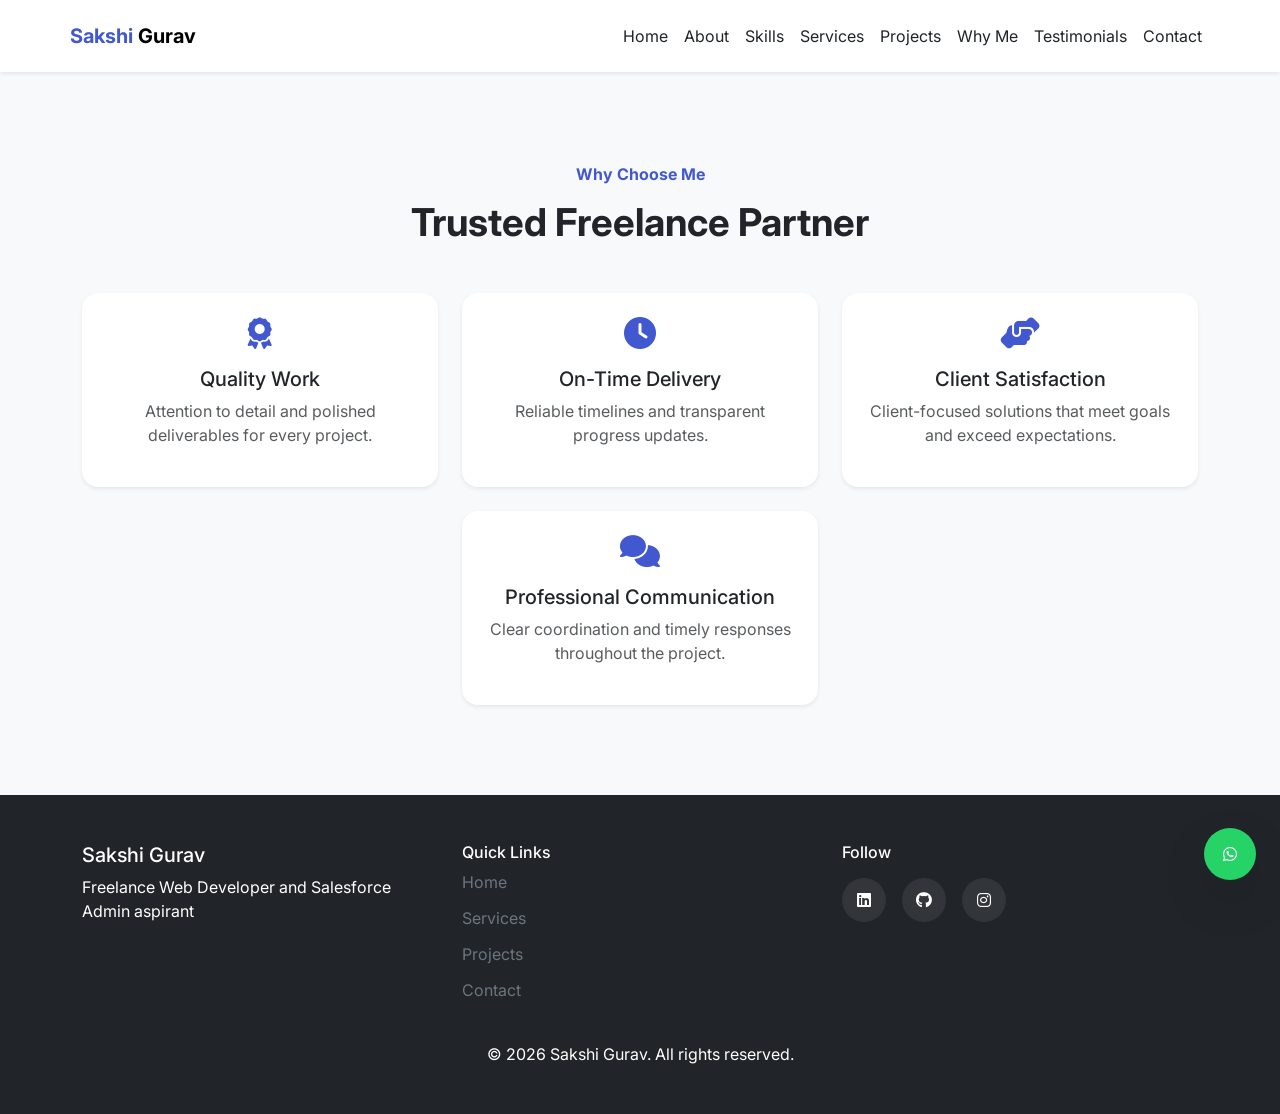
<file: why.html>
<!DOCTYPE html>
<html lang="en">
<head>
  <meta charset="UTF-8">
  <meta name="viewport" content="width=device-width, initial-scale=1.0">
  <title>Sakshi Gurav | Why Choose Me</title>
  <link rel="preconnect" href="https://fonts.googleapis.com">
  <link rel="preconnect" href="https://fonts.gstatic.com" crossorigin>
  <link href="https://fonts.googleapis.com/css2?family=Inter:wght@400;500;600;700;800&display=swap" rel="stylesheet">
  <link href="https://cdnjs.cloudflare.com/ajax/libs/font-awesome/6.5.1/css/all.min.css" rel="stylesheet">
  <link href="https://cdn.jsdelivr.net/npm/bootstrap@5.3.2/dist/css/bootstrap.min.css" rel="stylesheet">
  <link rel="stylesheet" href="css/style.css">
</head>
<body>
  <div id="preloader" class="preloader"><div class="spinner-border text-primary" role="status"><span class="visually-hidden">Loading...</span></div></div>
  <header class="header sticky-top bg-white shadow-sm" id="top"><nav class="navbar navbar-expand-lg navbar-light container py-3"><a class="navbar-brand fw-bold" href="index.html"><span class="brand-highlight">Sakshi</span> Gurav</a><button class="navbar-toggler" type="button" data-bs-toggle="collapse" data-bs-target="#navbarNav"><span class="navbar-toggler-icon"></span></button><div class="collapse navbar-collapse" id="navbarNav"><ul class="navbar-nav ms-auto align-items-center"><li class="nav-item"><a class="nav-link" href="index.html">Home</a></li><li class="nav-item"><a class="nav-link" href="about.html">About</a></li><li class="nav-item"><a class="nav-link" href="skills.html">Skills</a></li><li class="nav-item"><a class="nav-link" href="services.html">Services</a></li><li class="nav-item"><a class="nav-link" href="projects.html">Projects</a></li><li class="nav-item"><a class="nav-link active" href="why.html">Why Me</a></li><li class="nav-item"><a class="nav-link" href="testimonials.html">Testimonials</a></li><li class="nav-item"><a class="nav-link" href="contact.html">Contact</a></li></ul></div></nav></header>
  <main>
    <section class="section bg-light" id="why">
      <div class="container">
        <div class="section-header text-center mb-5"><span class="subtitle">Why Choose Me</span><h2 class="section-title">Trusted Freelance Partner</h2></div>
        <div class="row g-4 justify-content-center">
          <div class="col-md-6 col-lg-4"><div class="feature-card p-4 rounded-4 shadow-sm text-center h-100"><i class="fa-solid fa-award feature-icon"></i><h5 class="mt-3">Quality Work</h5><p class="text-muted">Attention to detail and polished deliverables for every project.</p></div></div>
          <div class="col-md-6 col-lg-4"><div class="feature-card p-4 rounded-4 shadow-sm text-center h-100"><i class="fa-solid fa-clock feature-icon"></i><h5 class="mt-3">On-Time Delivery</h5><p class="text-muted">Reliable timelines and transparent progress updates.</p></div></div>
          <div class="col-md-6 col-lg-4"><div class="feature-card p-4 rounded-4 shadow-sm text-center h-100"><i class="fa-solid fa-handshake-angle feature-icon"></i><h5 class="mt-3">Client Satisfaction</h5><p class="text-muted">Client-focused solutions that meet goals and exceed expectations.</p></div></div>
          <div class="col-md-6 col-lg-4"><div class="feature-card p-4 rounded-4 shadow-sm text-center h-100"><i class="fa-solid fa-comments feature-icon"></i><h5 class="mt-3">Professional Communication</h5><p class="text-muted">Clear coordination and timely responses throughout the project.</p></div></div>
        </div>
      </div>
    </section>
  </main>
  <a href="#top" id="scrollTop" class="scroll-top"><i class="fa-solid fa-chevron-up"></i></a>
  <a href="https://wa.me/919579465338?text=Hello%20Sakshi%2C%20I%20would%20like%20to%20discuss%20a%20project." target="_blank" class="whatsapp-float" aria-label="Chat on WhatsApp"><i class="fa-brands fa-whatsapp"></i></a>
      <footer class="footer bg-dark text-white py-5">
    <div class="container">
      <div class="row gy-4">
        <div class="col-md-4">
          <h5>Sakshi Gurav</h5>
          <p class="text-White">Freelance Web Developer and Salesforce Admin aspirant</p>
        </div>
        <div class="col-md-4">
          <h6>Quick Links</h6>
          <ul class="list-unstyled footer-links">
            <li><a href="index.html">Home</a></li>
            <li><a href="services.html">Services</a></li>
            <li><a href="projects.html">Projects</a></li>
            <li><a href="contact.html">Contact</a></li>
          </ul>
        </div>
        <div class="col-md-4">
          <h6>Follow</h6>
          <div class="social-links mt-3">
            <a href="https://www.linkedin.com/in/sakshi-gurav" target="_blank"><i class="fa-brands fa-linkedin"></i></a>
            <a href="https://github.com" target="_blank"><i class="fa-brands fa-github"></i></a>
            <a href="https://www.instagram.com" target="_blank"><i class="fa-brands fa-instagram"></i></a>
          </div>
        </div>
      </div>
      <div class="text-center text-white mt-4">&copy; 2026 Sakshi Gurav. All rights reserved.</div>
    </div>
  </footer>
  <script src="https://cdn.jsdelivr.net/npm/bootstrap@5.3.2/dist/js/bootstrap.bundle.min.js"></script>
  <script src="js/script.js"></script>
</body>
</html>
</file>
<file: css/style.css>
:root {
  --bg: #f8fbff;
  --surface: #ffffff;
  --surface-alt: #f4f8ff;
  --text: #212529;
  --muted: #6c757d;
  --primary: #4158d0;
  --primary-soft: #6c8cff;
  --shadow: rgba(20, 30, 80, 0.1);
  --border: rgba(19, 52, 86, 0.12);
}


* {
  box-sizing: border-box;
}

html {
  scroll-behavior: smooth;
}

body {
  margin: 0;
  font-family: 'Inter', sans-serif;
  background: radial-gradient(circle at top left, rgba(65, 88, 208, 0.08), transparent 30%), var(--bg);
  color: var(--text);
  transition: background 0.3s ease, color 0.3s ease;
}

img {
  max-width: 100%;
  display: block;
}

a {
  color: inherit;
  text-decoration: none;
}

button, input, textarea {
  font-family: inherit;
}

header.header {
  background: var(--surface);
  transition: background 0.3s ease, border-color 0.3s ease;
}

.navbar-brand {
  font-size: 1.25rem;
}

.brand-highlight {
  color: var(--primary);
}

.nav-link {
  color: var(--text) !important;
}

.section {
  padding: 90px 0;
}

.section-header .subtitle {
  display: inline-block;
  color: var(--primary);
  font-weight: 700;
  margin-bottom: 0.8rem;
}

.section-title {
  font-size: clamp(2rem, 3vw, 2.6rem);
  font-weight: 700;
}

.hero-section {
  position: relative;
  overflow: hidden;
  padding: 100px 0 60px;
}

.hero-section::before {
  content: '';
  position: absolute;
  left: -120px;
  top: -60px;
  width: 320px;
  height: 320px;
  background: rgba(65, 88, 208, 0.12);
  border-radius: 50%;
  filter: blur(35px);
}

.hero-section::after {
  content: '';
  position: absolute;
  right: -120px;
  bottom: -40px;
  width: 260px;
  height: 260px;
  background: rgba(100, 194, 255, 0.12);
  border-radius: 50%;
  filter: blur(30px);
}

.eyebrow {
  text-transform: uppercase;
  letter-spacing: 0.16em;
  font-size: 0.85rem;
  color: var(--primary);
  font-weight: 700;
}

.hero-section h1 {
  line-height: 1.05;
}

.hero-actions .btn {
  min-width: 170px;
}

.hero-stats {
  gap: 18px;
}

.stat-card {
  background: var(--surface);
  min-width: 180px;
}

.stat-card h2 {
  font-size: 2rem;
  color: var(--primary);
}

.hero-image {
  width: 320px;
  height: 320px;
  margin: 0 auto;
  border: 12px solid rgba(255,255,255,0.45);
  background: linear-gradient(145deg, rgba(255,255,255,0.7), rgba(255,255,255,0.15));
}

.hero-image img {
  width: 100%;
  height: 100%;
  object-fit: cover;
}

.hero-wave {
  position: absolute;
  left: 0;
  right: 0;
  bottom: 0;
  height: 80px;
  background: linear-gradient(180deg, transparent 0%, var(--bg) 100%);
}

.card, .section, .footer {
  border: none;
}

.info-box,
.skill-card,
.service-card,
.project-card,
.feature-card,
.testimonial-card,
.contact-info,
.contact-form {
  background: var(--surface);
}

.skill-card,
.service-card,
.feature-card,
.testimonial-card,
.contact-info,
.contact-form {
  transition: transform 0.3s ease, box-shadow 0.3s ease;
}

.skill-card:hover,
.service-card:hover,
.feature-card:hover,
.testimonial-card:hover,
.contact-info:hover,
.contact-form:hover {
  transform: translateY(-5px);
}

.service-icon {
  width: 64px;
  height: 64px;
  display: inline-flex;
  align-items: center;
  justify-content: center;
  border-radius: 18px;
  background: rgba(65, 88, 208, 0.1);
  color: var(--primary);
  font-size: 1.5rem;
}

.service-list {
  list-style: none;
  padding-left: 0;
  margin-bottom: 0;
}

.service-list li {
  margin-bottom: 0.8rem;
}

.service-list li::before {
  content: '\f00c';
  font-family: 'Font Awesome 6 Free';
  font-weight: 900;
  margin-right: 0.75rem;
  color: var(--primary);
}

.project-card img {
  width: 100%;
  object-fit: cover;
  height: 240px;
}

.project-card h5 {
  margin-bottom: 0.75rem;
}

.tech-list {
  color: var(--muted);
  font-size: 0.95rem;
}

.feature-icon {
  font-size: 2rem;
  color: var(--primary);
}

.testimonial-card {
  min-height: 260px;
}

.contact-info a {
  color: inherit;
}

.scroll-top,
.whatsapp-float {
  position: fixed;
  right: 24px;
  width: 52px;
  height: 52px;
  border-radius: 50%;
  display: inline-flex;
  align-items: center;
  justify-content: center;
  box-shadow: 0 20px 50px rgba(0, 0, 0, 0.12);
  transition: all 0.3s ease;
  z-index: 999;
}

.scroll-top {
  bottom: 90px;
  background: var(--surface);
  color: var(--text);
  border: 1px solid var(--border);
  opacity: 0;
  visibility: hidden;
}

.scroll-top.show {
  opacity: 1;
  visibility: visible;
}

.whatsapp-float {
  bottom: 20px;
  background: #25d366;
  color: #fff;
}

.footer {
  background: #101828;
}

.footer a {
  color: var(--muted);
}

.footer-links li + li {
  margin-top: 0.75rem;
}
footer{
    background:#0F172A;
    color:white;
}

.social-links a {
  width: 44px;
  height: 44px;
  display: inline-flex;
  align-items: center;
  justify-content: center;
  background: rgba(255,255,255,0.08);
  border-radius: 50%;
  margin-right: 0.75rem;
  color: #fff;
}

.contact-form .form-control,
.contact-form .form-control:focus {
  border-radius: 14px;
  background: #f8fbff;
  border: 1px solid var(--border);
}

.dark-theme .contact-form .form-control,
.dark-theme .contact-form .form-control:focus {
  background: #15203b;
  border-color: rgba(255,255,255,0.12);
}

.preloader {
  position: fixed;
  inset: 0;
  display: flex;
  align-items: center;
  justify-content: center;
  background: rgba(248, 251, 255, 0.95);
  z-index: 2000;
}

@media (max-width: 991px) {
  .hero-section {
    padding-top: 80px;
  }
  .hero-image {
    width: 280px;
    height: 280px;
  }
}

@media (max-width: 767px) {
  .hero-actions {
    align-items: stretch;
  }
  .hero-image {
    width: 240px;
    height: 240px;
  }
}

@media (max-width: 575px) {
  .section {
    padding: 60px 0;
  }
  .hero-section {
    padding-top: 60px;
  }
}
</file>
